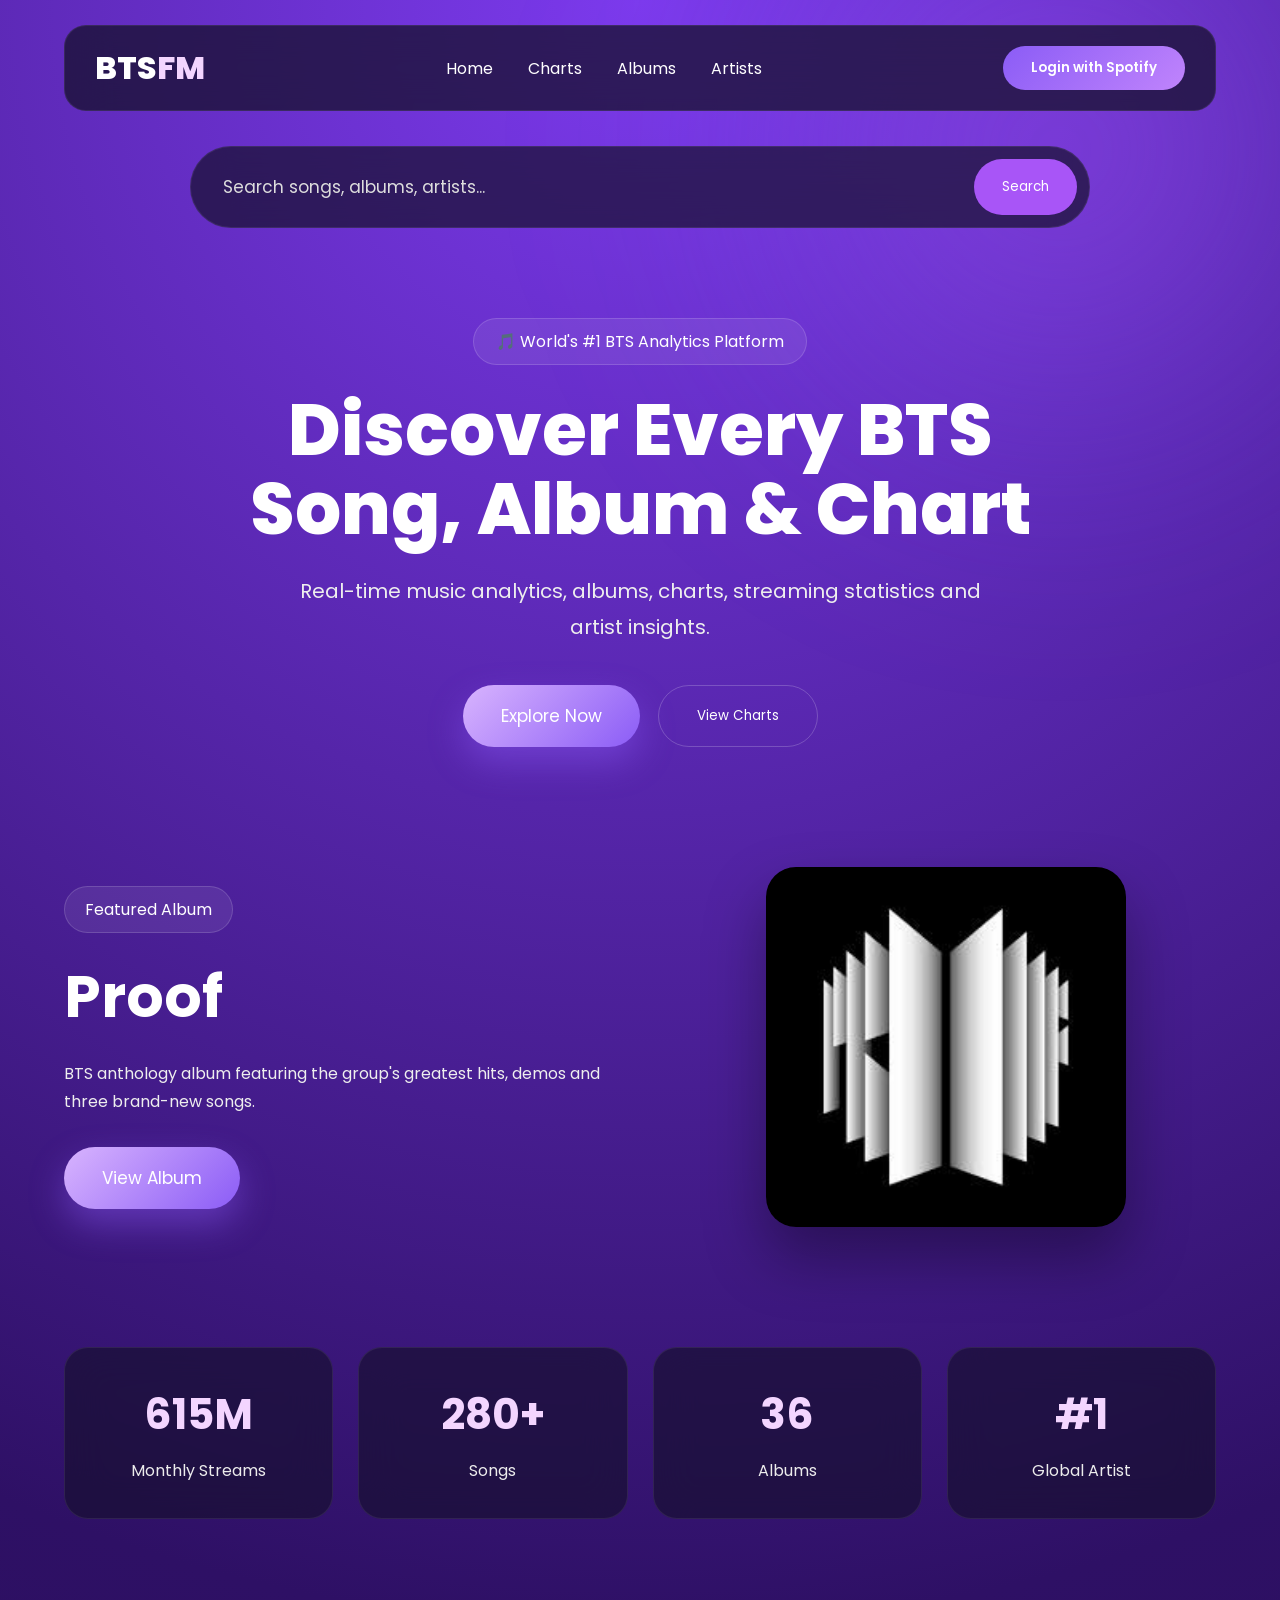
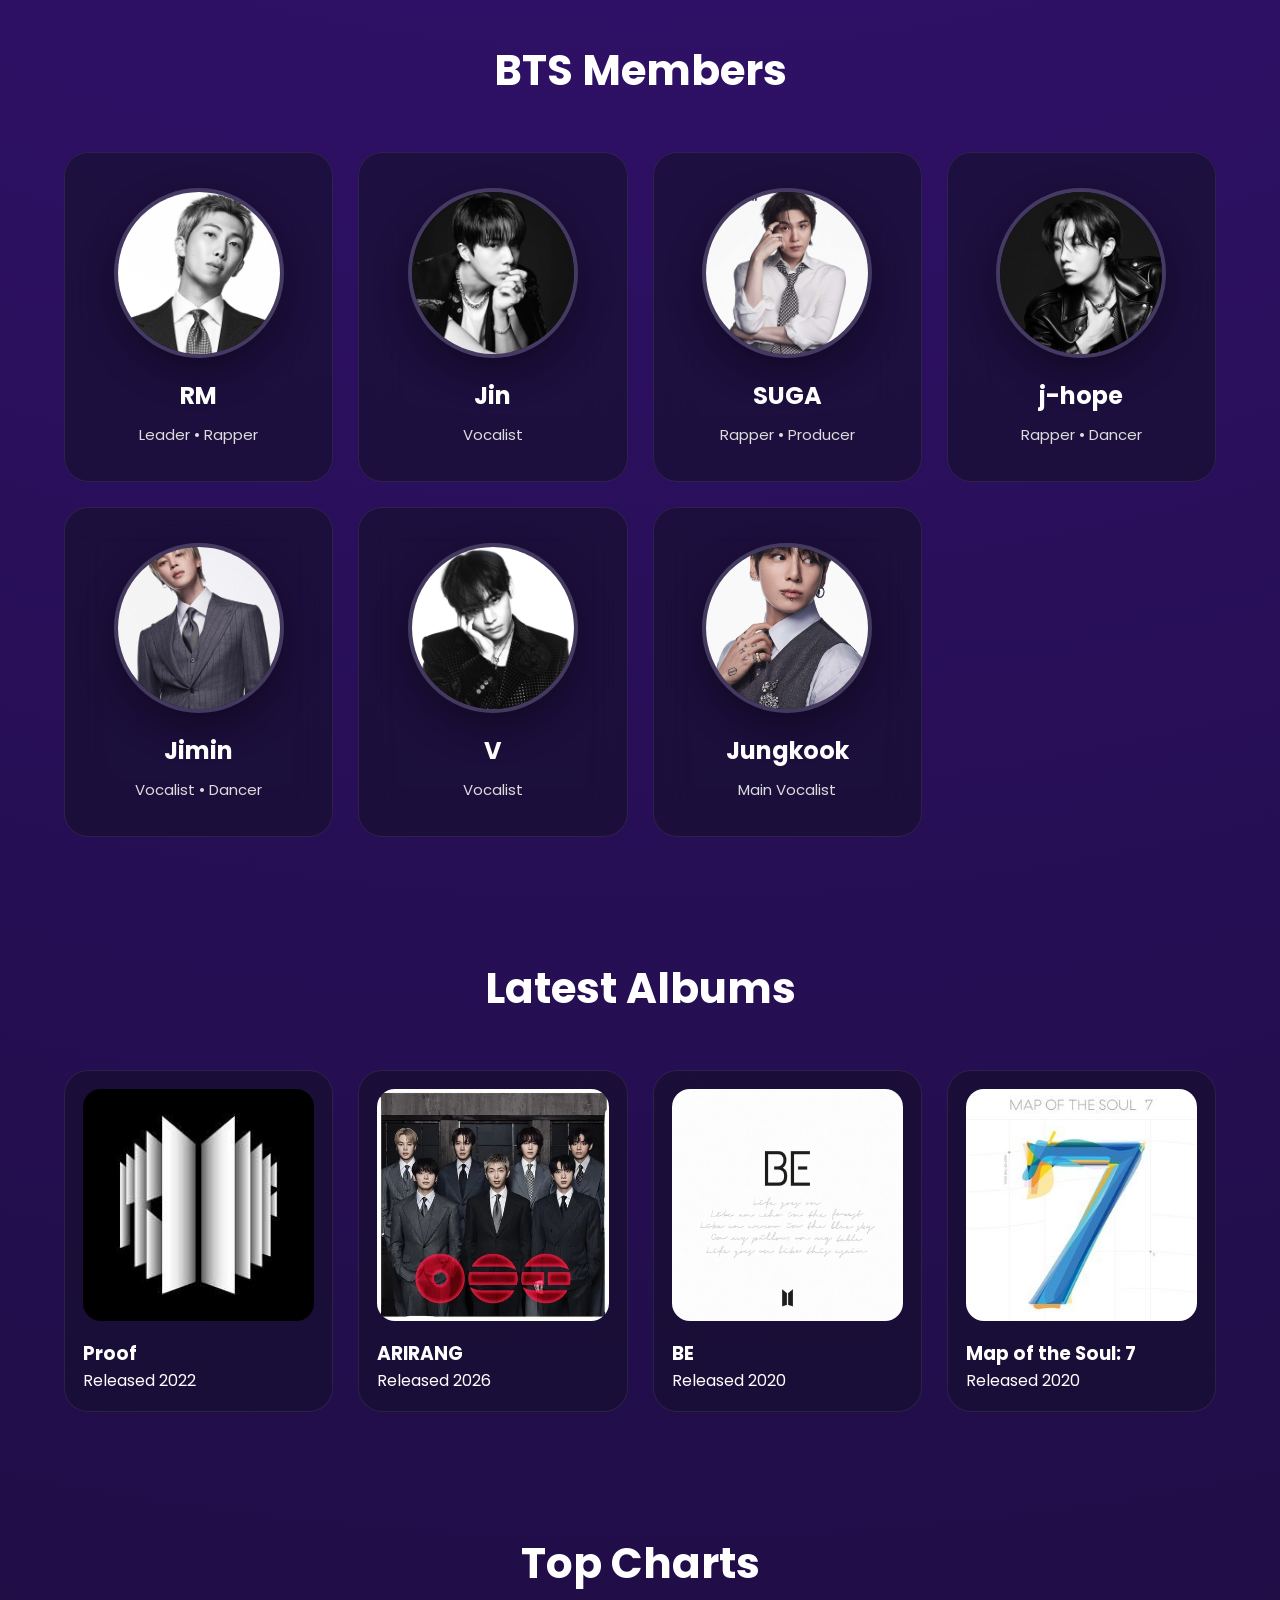
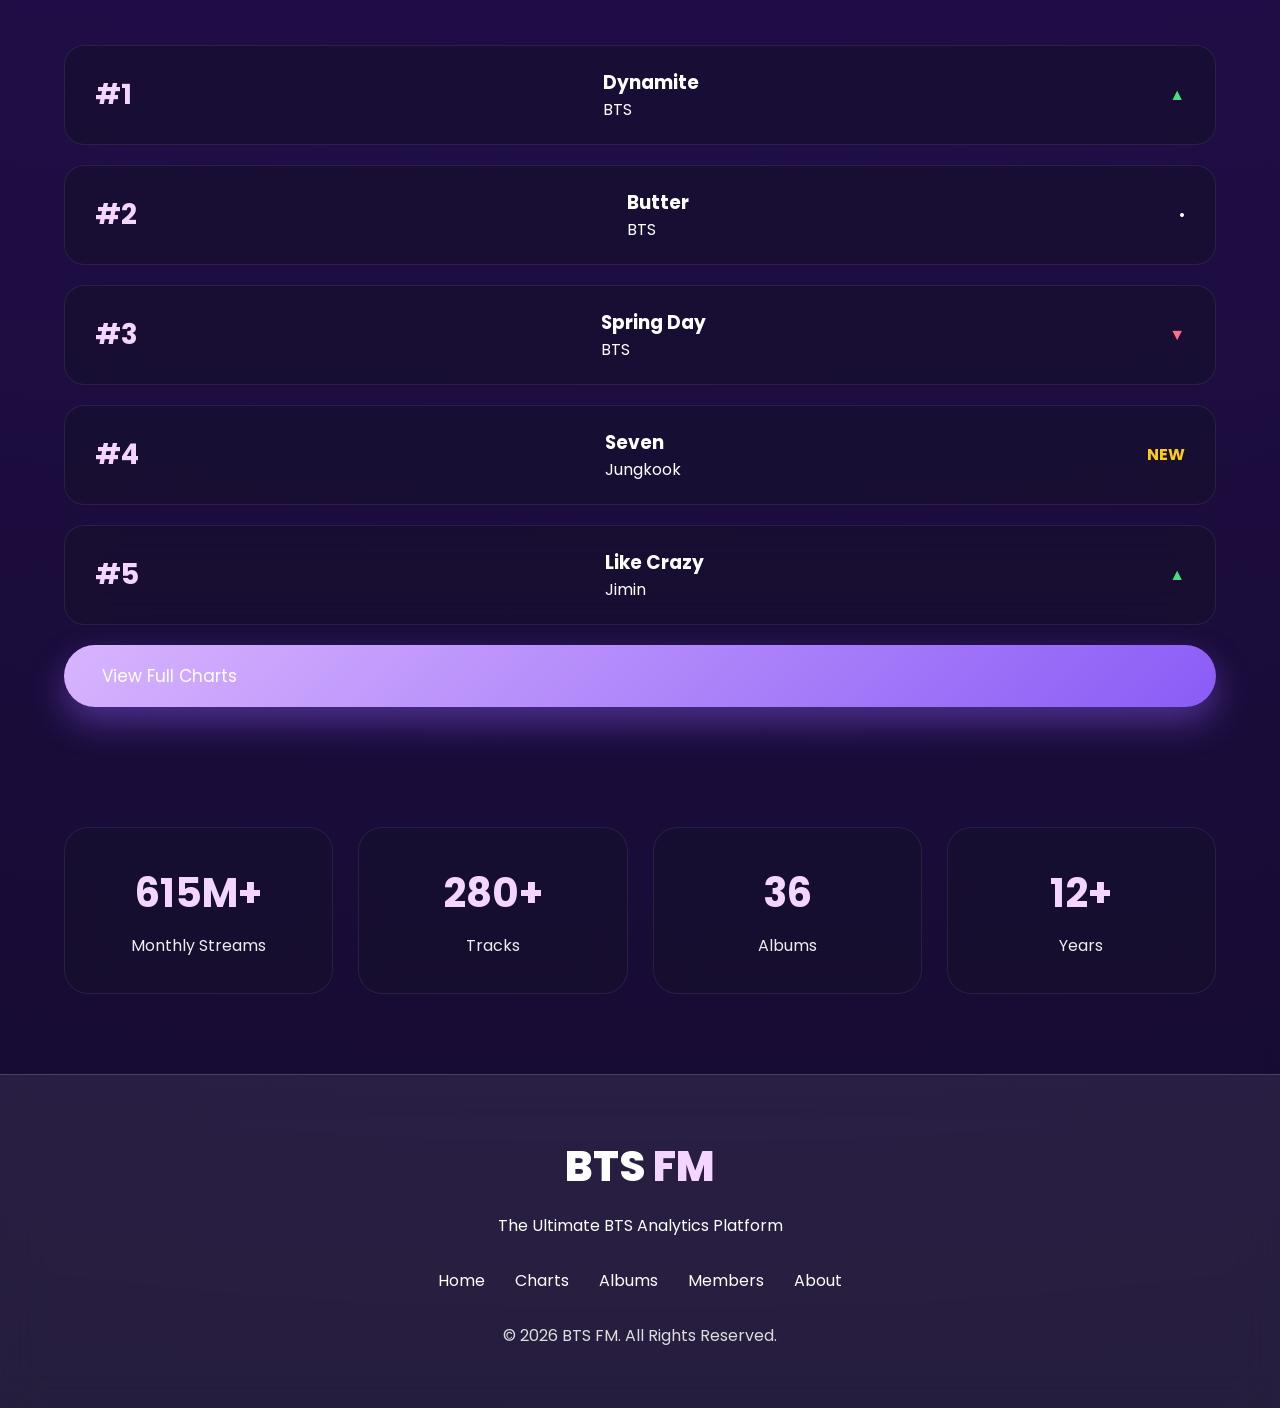
<file: index.html>
<!DOCTYPE html>
<html lang="en">

<head>

  <meta charset="UTF-8">
  <meta name="viewport" content="width=device-width, initial-scale=1.0">

  <title>BTS FM</title>

  <link rel="preconnect" href="https://fonts.googleapis.com">
  <link rel="preconnect" href="https://fonts.gstatic.com" crossorigin>

  <link href="https://fonts.googleapis.com/css2?family=Poppins:wght@300;400;500;600;700;800&display=swap" rel="stylesheet">

  <link rel="stylesheet" href="styles.css">

</head>

<body>
<div class="glow"></div>
<header class="navbar">

    <div class="logo">
        BTS<span>FM</span>
    </div>
 
<nav>

<a href="index.html">Home</a>

<a href="charts.html">Charts</a>

<a href="albums.html">Albums</a>

<a href="#members">Artists</a>

</nav>

 <button class="login-btn" id="loginBtn">
Login with Spotify
</button>

</header>
<section class="search-section">

<div class="search-box">

<input
type="text"
id="searchInput"
placeholder="Search songs, albums, artists...">

<button id="searchBtn">
Search
</button>

</div>

</section>
<section class="hero">

  <span class="badge">
    🎵 World's #1 BTS Analytics Platform
  </span>

  <h1>
    Discover Every BTS
    <br>
    Song, Album & Chart
  </h1>

  <p>
    Real-time music analytics, albums, charts,
    streaming statistics and artist insights.
  </p>

  <div class="hero-buttons">

    <button class="explore-btn">
      Explore Now
    </button>

    <button class="secondary-btn">
      View Charts
    </button>

  </div>

</section>
<section class="featured">

  <div class="featured-text">

    <span class="featured-tag">Featured Album</span>

    <h2>Proof</h2>

    <p>
      BTS anthology album featuring the group's greatest hits,
      demos and three brand-new songs.
    </p>

    <button class="explore-btn">
      View Album
    </button>

  </div>

  <div class="featured-cover">
<img src="proof.jpg" class="album-art" alt="Proof">
  </div>

</section>
<section class="stats">

  <div class="card">
    <h2>615M</h2>
    <p>Monthly Streams</p>
  </div>

  <div class="card">
    <h2>280+</h2>
    <p>Songs</p>
  </div>

  <div class="card">
    <h2>36</h2>
    <p>Albums</p>
  </div>

  <div class="card">
    <h2>#1</h2>
    <p>Global Artist</p>
  </div>

</section>

<section class="members" id="members">

<h2 class="section-title">BTS Members</h2>

<div class="member-grid">

<div class="member">
<img src="rm.jpg" class="member-img" alt="RM">
<h3>RM</h3>
<p>Leader • Rapper</p>
</div>

<div class="member">
<img src="jin.jpg" class="member-img" alt="Jin">
<h3>Jin</h3>
<p>Vocalist</p>
</div>

<div class="member">
<img src="suga.jpg" class="member-img" alt="SUGA">
<h3>SUGA</h3>
<p>Rapper • Producer</p>
</div>

<div class="member">
<img src="j-hope.jpg" class="member-img" alt="J-Hope">
<h3>j-hope</h3>
<p>Rapper • Dancer</p>
</div>

<div class="member">
<img src="jimin.jpg" class="member-img" alt="Jimin">
<h3>Jimin</h3>
<p>Vocalist • Dancer</p>
</div>

<div class="member">
<img src="v.jpg" class="member-img" alt="V">
<h3>V</h3>
<p>Vocalist</p>
</div>

<div class="member">
<img src="jungkook.jpg" class="member-img" alt="Jungkook">
<h3>Jungkook</h3>
<p>Main Vocalist</p>
</div>

</div>

</section>
<section class="albums">

<h2 class="section-title">Latest Albums</h2>

<div class="album-grid">

<div class="album-card">
<img class="album-cover" src="proof.jpg" alt="Proof">
<h3>Proof</h3>
<p>Released 2022</p>
</div>

<div class="album-card">
<img class="album-cover" src="arirang.jpg" alt="Arirang">
<h3>ARIRANG</h3>
<p>Released 2026</p>
</div>

<div class="album-card">
<img class="album-cover" src="be.jpg" alt="BE">
<h3>BE</h3>
<p>Released 2020</p>
</div>

<div class="album-card">
<img class="album-cover" src="mots7.jpg" alt="Map of the Soul 7">
<h3>Map of the Soul: 7</h3>
<p>Released 2020</p>
</div>

</div>

</section>
<section class="charts">

  <h2 class="section-title">Top Charts</h2>

  <div class="chart-list">

    <div class="chart-item">
      <span class="rank">#1</span>
      <div>
        <h3>Dynamite</h3>
        <p>BTS</p>
      </div>
      <span class="trend up">▲</span>
    </div>

    <div class="chart-item">
      <span class="rank">#2</span>
      <div>
        <h3>Butter</h3>
        <p>BTS</p>
      </div>
      <span class="trend same">•</span>
    </div>

    <div class="chart-item">
      <span class="rank">#3</span>
      <div>
        <h3>Spring Day</h3>
        <p>BTS</p>
      </div>
      <span class="trend down">▼</span>
    </div>

    <div class="chart-item">
      <span class="rank">#4</span>
      <div>
        <h3>Seven</h3>
        <p>Jungkook</p>
      </div>
      <span class="trend new">NEW</span>
    </div>
<div class="chart-item">
  <span class="rank">#5</span>
  <div>
    <h3>Like Crazy</h3>
    <p>Jimin</p>
  </div>
  <span class="trend up">▲</span>
</div>

<a href="charts.html" class="explore-btn">View Full Charts</a>
  </div>

</section>
<section class="footer-stats">

  <div class="footer-box">
    <h2>615M+</h2>
    <span>Monthly Streams</span>
  </div>

  <div class="footer-box">
    <h2>280+</h2>
    <span>Tracks</span>
  </div>

  <div class="footer-box">
    <h2>36</h2>
    <span>Albums</span>
  </div>

  <div class="footer-box">
    <h2>12+</h2>
    <span>Years</span>
  </div>

</section>

<footer>

<div class="footer-logo">

BTS <span>FM</span>

</div>

<p>

The Ultimate BTS Analytics Platform

</p>

<div class="footer-links">

<a href="#">Home</a>

<a href="charts.html">Charts</a>

<a href="albums.html">Albums</a>

<a href="#">Members</a>

<a href="#">About</a>

</div>

<p class="copyright">

© 2026 BTS FM. All Rights Reserved.

</p>

</footer>

<script src="spotify-auth.js"></script>
<script src="spotify-api.js"></script>
<script src="script.js"></script>

</body>

</html>
</file>
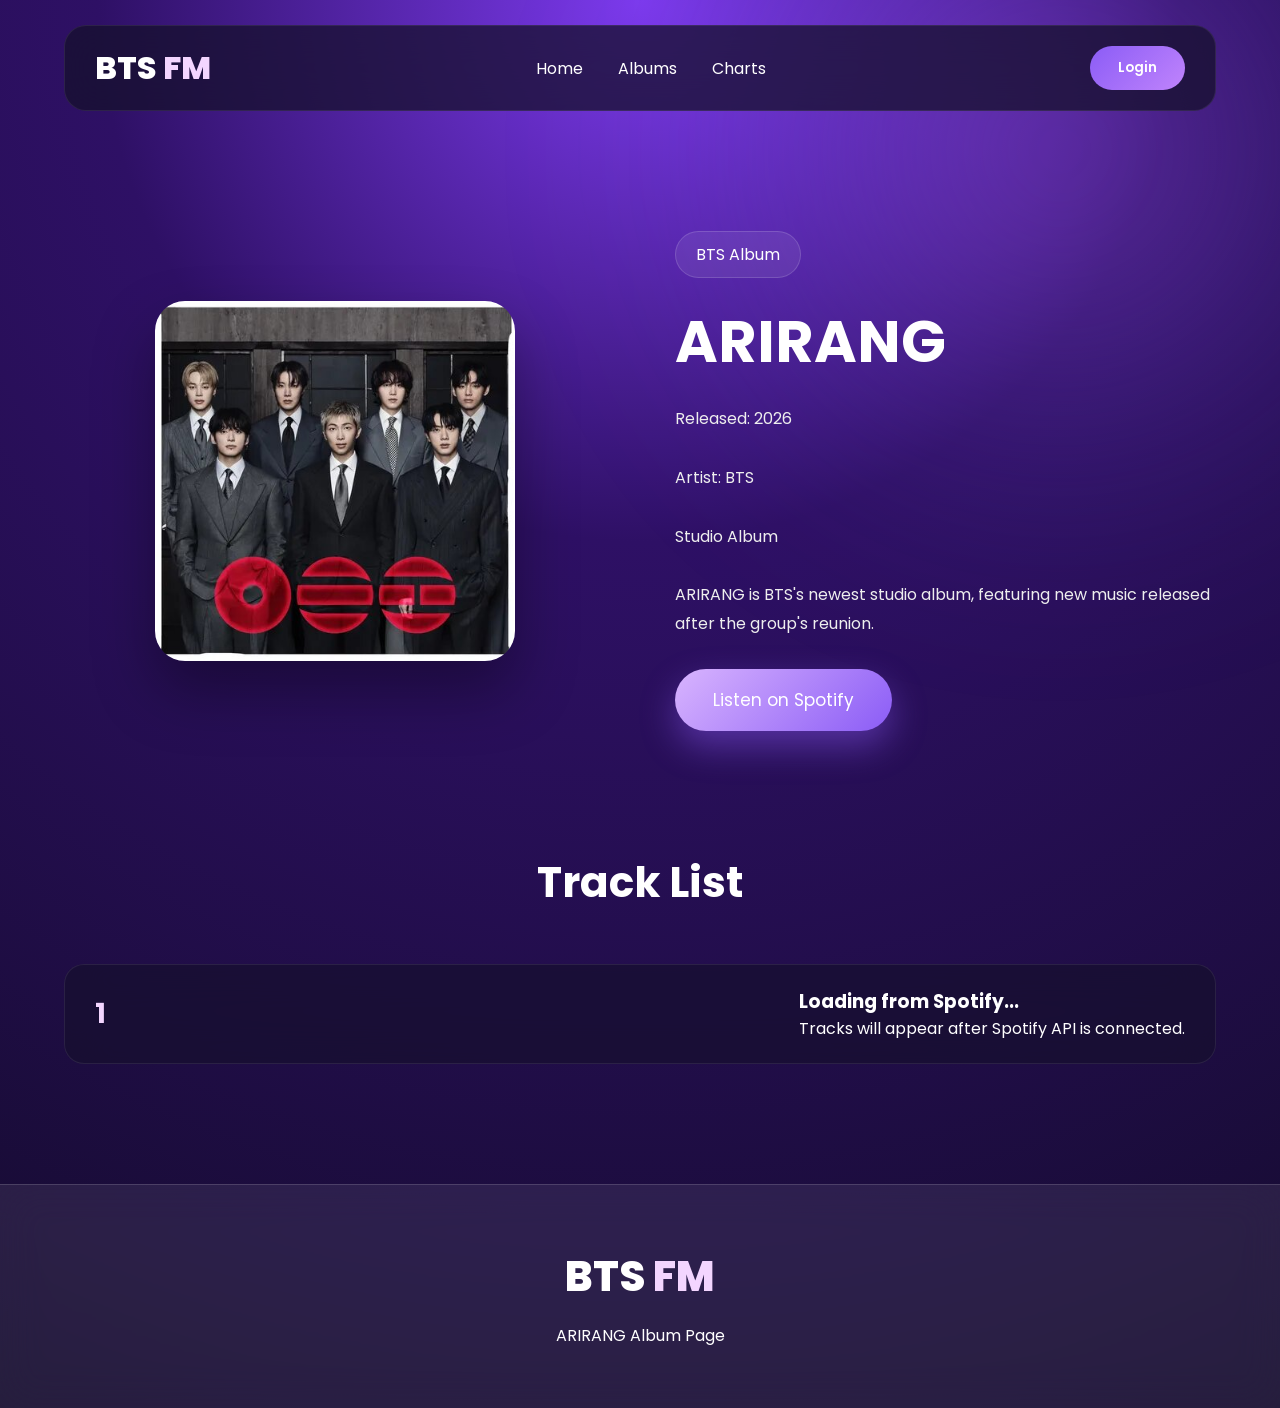
<file: album-arirang.html>
<!DOCTYPE html>
<html lang="en">

<head>

<meta charset="UTF-8">
<meta name="viewport" content="width=device-width, initial-scale=1.0">

<title>ARIRANG | BTS FM</title>

<link rel="preconnect" href="https://fonts.googleapis.com">
<link rel="preconnect" href="https://fonts.gstatic.com" crossorigin>

<link href="https://fonts.googleapis.com/css2?family=Poppins:wght@300;400;500;600;700;800&display=swap" rel="stylesheet">

<link rel="stylesheet" href="styles.css">

</head>

<body>

<div class="glow"></div>

<header class="navbar">

<div class="logo">
BTS <span>FM</span>
</div>

<nav>

<a href="index.html">Home</a>
<a href="albums.html">Albums</a>
<a href="charts.html">Charts</a>

</nav>

<button class="login-btn">
Login
</button>

</header>

<section class="featured">

<div class="featured-cover">

<img src="arirang.jpg" class="album-art" alt="ARIRANG">

</div>

<div class="featured-text">

<span class="featured-tag">
BTS Album
</span>

<h2>ARIRANG</h2>

<p>
Released: 2026
</p>

<p>
Artist: BTS
</p>

<p>
Studio Album
</p>

<p>
ARIRANG is BTS's newest studio album, featuring new music released after the group's reunion.
</p>

<button class="explore-btn" id="spotifyBtn">
Listen on Spotify
</button>

</div>

</section>

<section class="charts">

<h2 class="section-title">

Track List

</h2>

<div class="chart-list">

<div class="chart-item">
<span class="rank">1</span>
<div>
<h3>Loading from Spotify...</h3>
<p>Tracks will appear after Spotify API is connected.</p>
</div>
</div>

</div>

</section>

<footer>

<div class="footer-logo">
BTS <span>FM</span>
</div>

<p>
ARIRANG Album Page
</p>

</footer>

</body>

</html>
</file>
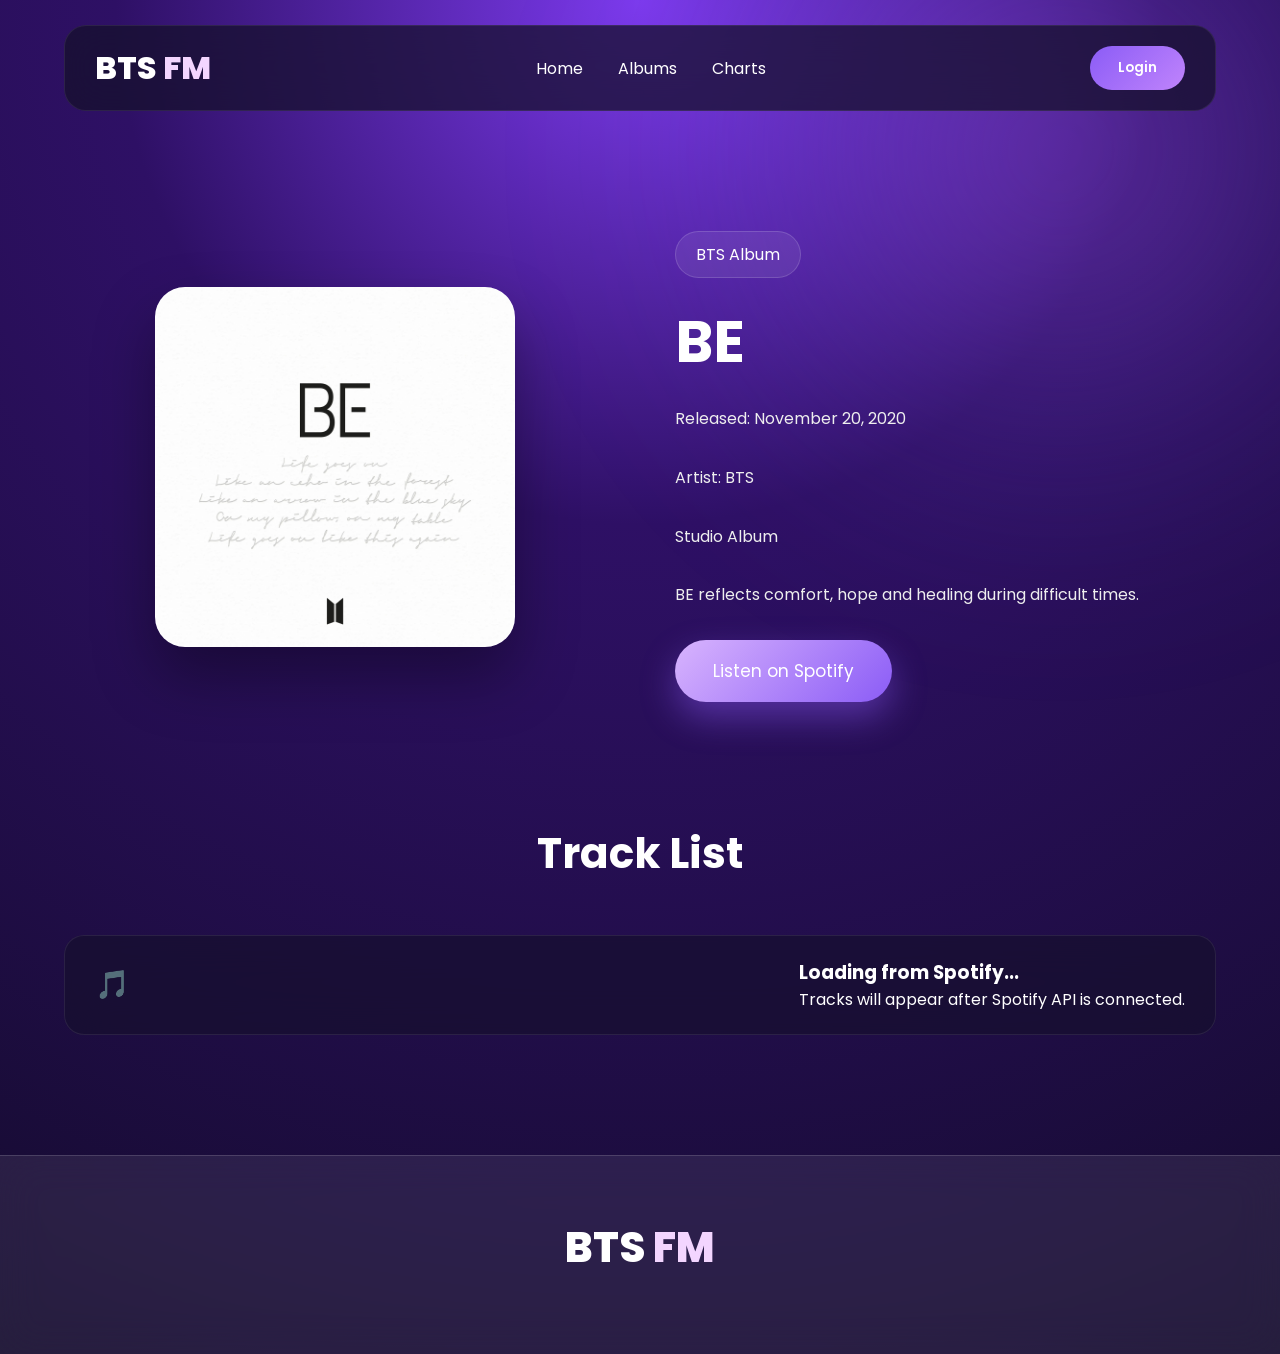
<file: album-be.html>
<!DOCTYPE html>
<html lang="en">
<head>

<meta charset="UTF-8">
<meta name="viewport" content="width=device-width, initial-scale=1.0">

<title>BE | BTS FM</title>

<link rel="preconnect" href="https://fonts.googleapis.com">
<link rel="preconnect" href="https://fonts.gstatic.com" crossorigin>

<link href="https://fonts.googleapis.com/css2?family=Poppins:wght@300;400;500;600;700;800&display=swap" rel="stylesheet">

<link rel="stylesheet" href="styles.css">

</head>

<body>

<div class="glow"></div>

<header class="navbar">

<div class="logo">
BTS <span>FM</span>
</div>

<nav>

<a href="index.html">Home</a>
<a href="albums.html">Albums</a>
<a href="charts.html">Charts</a>

</nav>

<button class="login-btn">
Login
</button>

</header>

<section class="featured">

<div class="featured-cover">

<img src="be.jpg" class="album-art" alt="BE">

</div>

<div class="featured-text">

<span class="featured-tag">BTS Album</span>

<h2>BE</h2>

<p>Released: November 20, 2020</p>

<p>Artist: BTS</p>

<p>Studio Album</p>

<p>BE reflects comfort, hope and healing during difficult times.</p>

<button class="explore-btn" id="spotifyBtn">
Listen on Spotify
</button>

</div>

</section>

<section class="charts">

<h2 class="section-title">Track List</h2>

<div class="chart-list">

<div class="chart-item">

<span class="rank">🎵</span>

<div>

<h3>Loading from Spotify...</h3>

<p>Tracks will appear after Spotify API is connected.</p>

</div>

</div>

</div>

</section>

<footer>

<div class="footer-logo">

BTS <span>FM</span>

</div>

</footer>

</body>

</html>
</file>
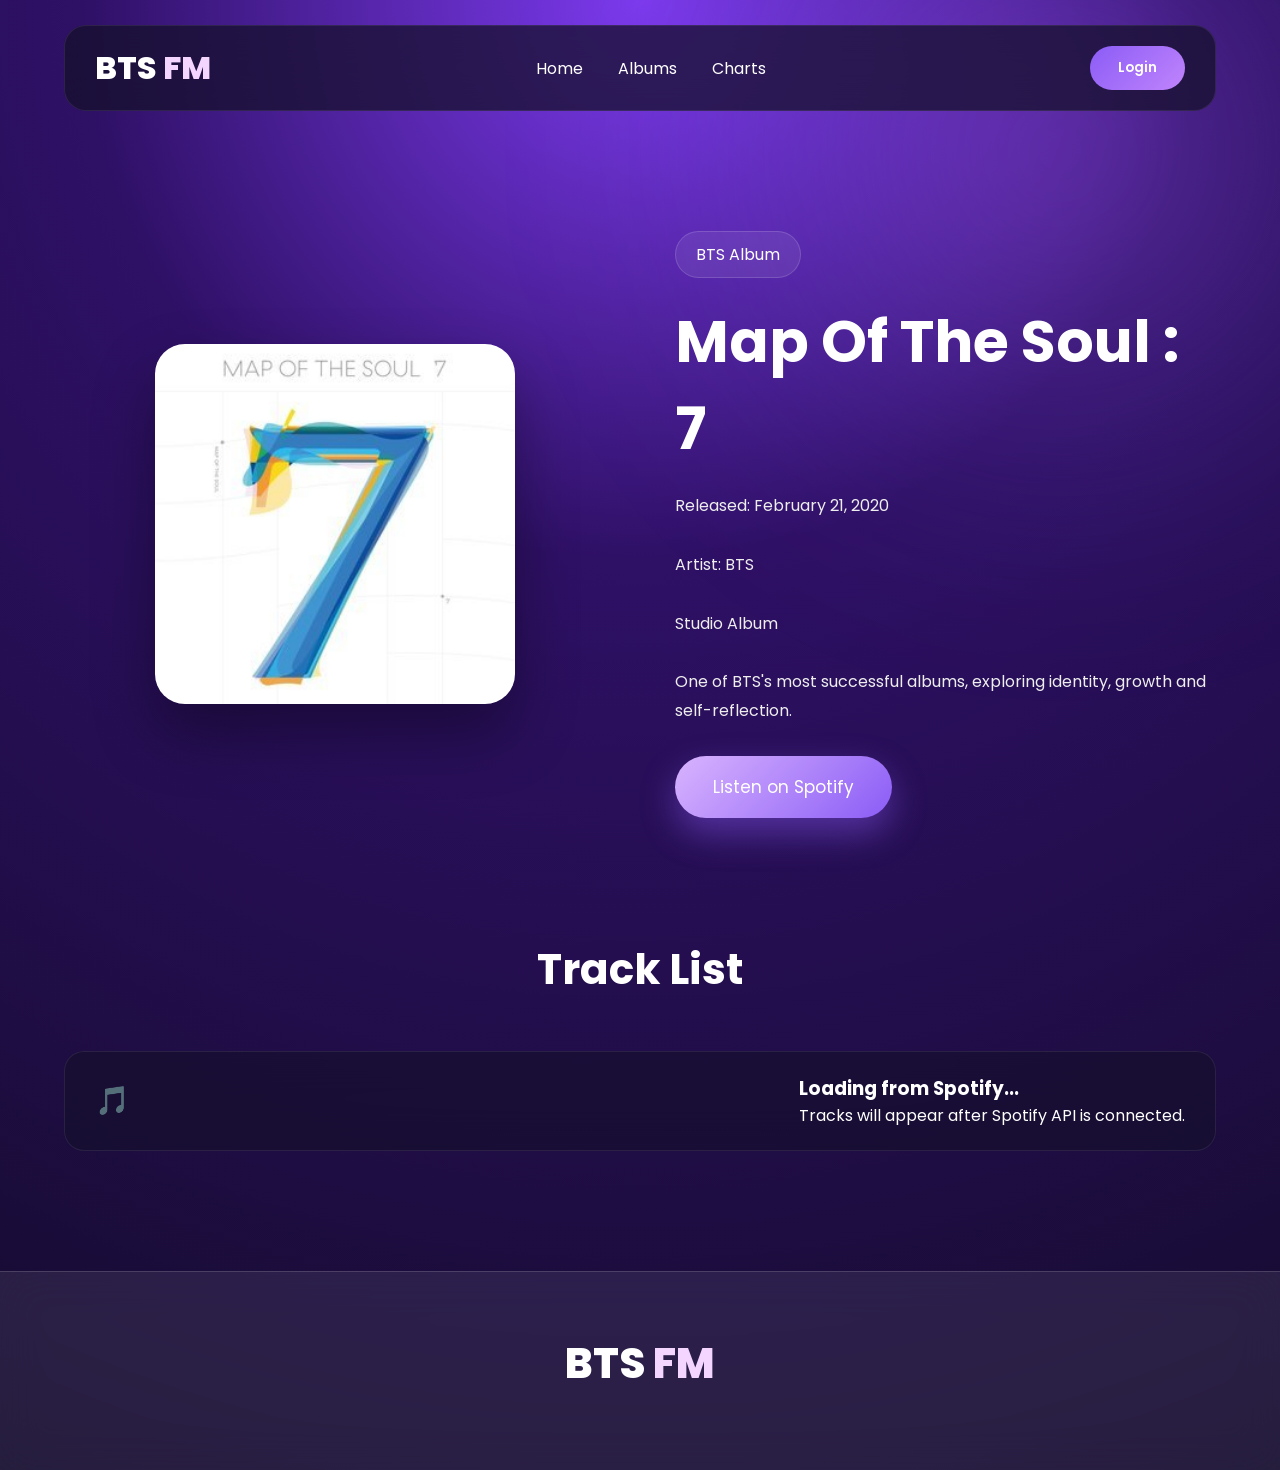
<file: album-mots7.html>
<!DOCTYPE html>
<html lang="en">
<head>

<meta charset="UTF-8">
<meta name="viewport" content="width=device-width, initial-scale=1.0">

<title>Map Of The Soul : 7 | BTS FM</title>

<link rel="preconnect" href="https://fonts.googleapis.com">
<link rel="preconnect" href="https://fonts.gstatic.com" crossorigin>

<link href="https://fonts.googleapis.com/css2?family=Poppins:wght@300;400;500;600;700;800&display=swap" rel="stylesheet">

<link rel="stylesheet" href="styles.css">

</head>

<body>

<div class="glow"></div>

<header class="navbar">

<div class="logo">
BTS <span>FM</span>
</div>

<nav>

<a href="index.html">Home</a>
<a href="albums.html">Albums</a>
<a href="charts.html">Charts</a>

</nav>

<button class="login-btn">
Login
</button>

</header>

<section class="featured">

<div class="featured-cover">

<img src="mots7.jpg" class="album-art" alt="Map Of The Soul : 7">

</div>

<div class="featured-text">

<span class="featured-tag">BTS Album</span>

<h2>Map Of The Soul : 7</h2>

<p>Released: February 21, 2020</p>

<p>Artist: BTS</p>

<p>Studio Album</p>

<p>One of BTS's most successful albums, exploring identity, growth and self-reflection.</p>

<button class="explore-btn" id="spotifyBtn">
Listen on Spotify
</button>

</div>

</section>

<section class="charts">

<h2 class="section-title">Track List</h2>

<div class="chart-list">

<div class="chart-item">

<span class="rank">🎵</span>

<div>

<h3>Loading from Spotify...</h3>

<p>Tracks will appear after Spotify API is connected.</p>

</div>

</div>

</div>

</section>

<footer>

<div class="footer-logo">

BTS <span>FM</span>

</div>

</footer>

</body>

</html>
</file>
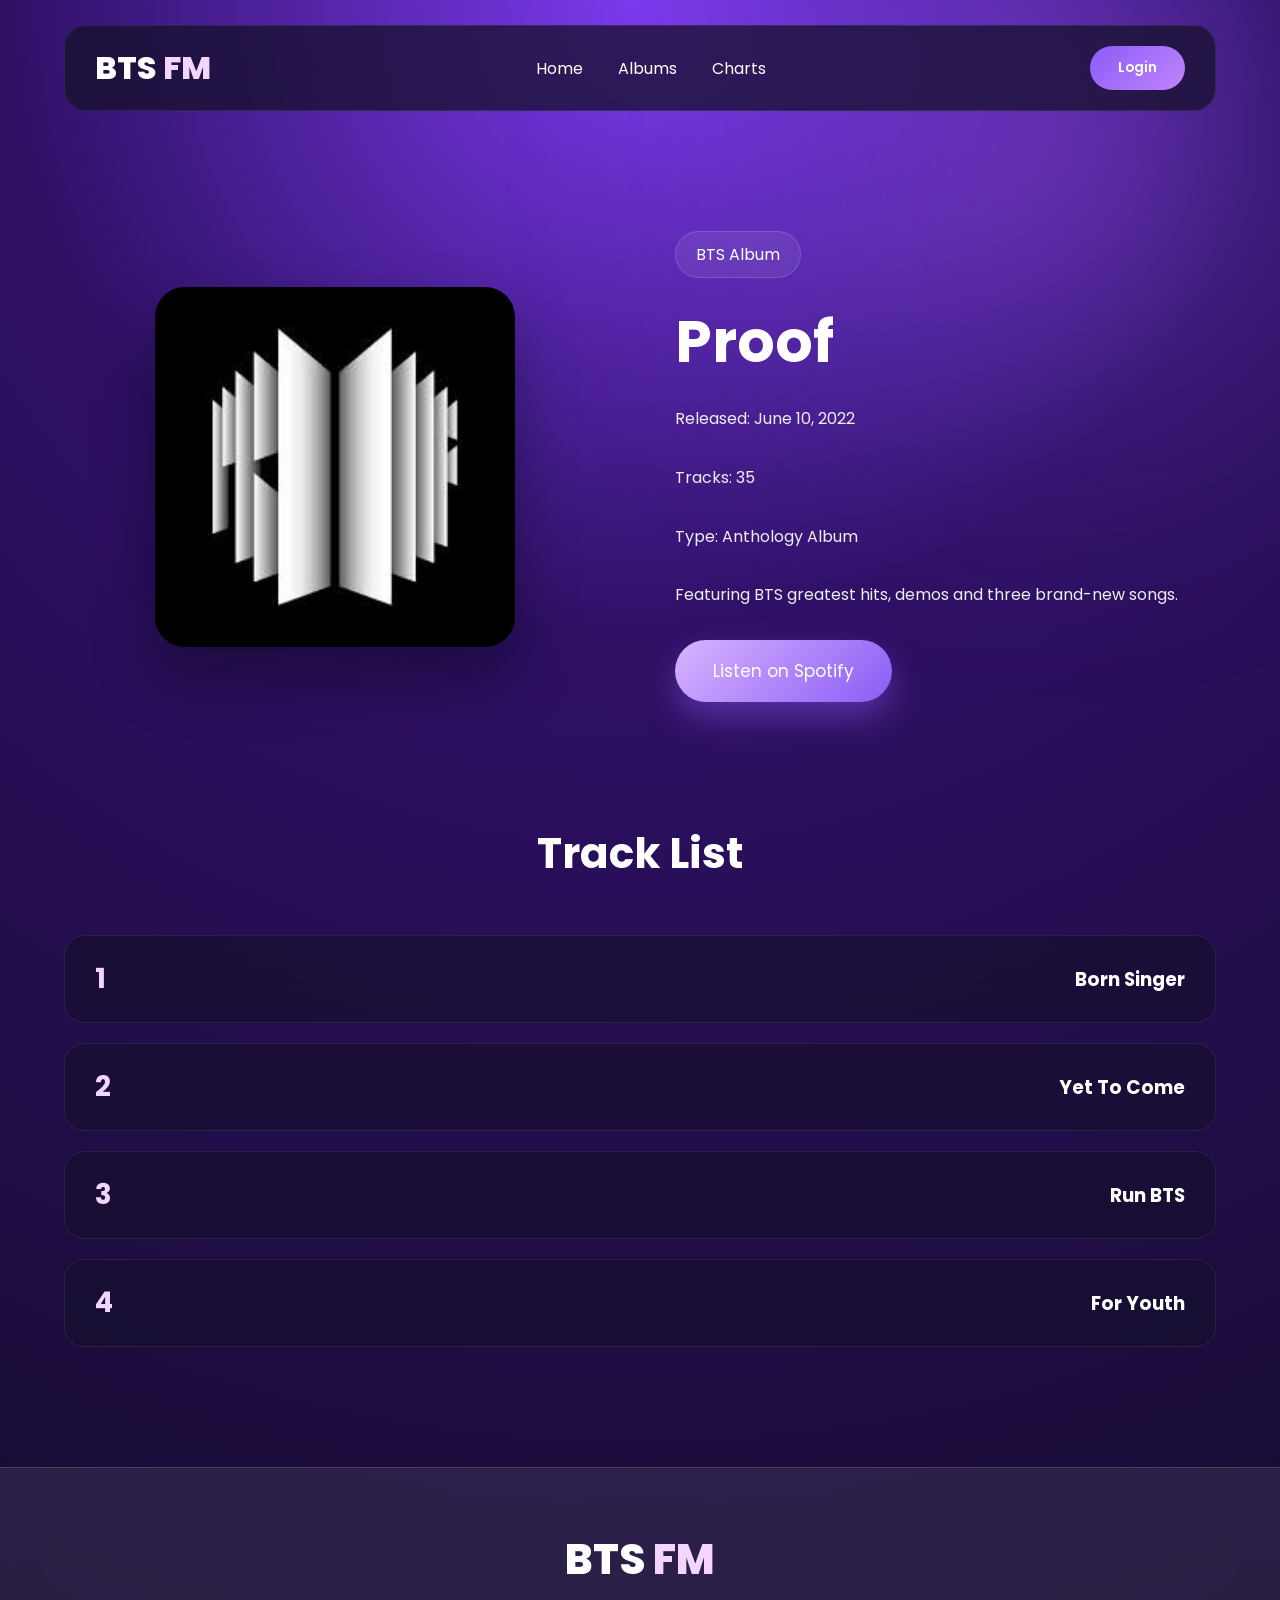
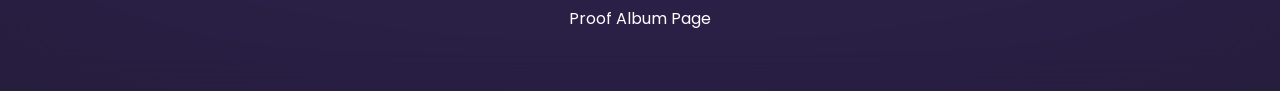
<file: album-proof.html>
<!DOCTYPE html>
<html lang="en">

<head>

<meta charset="UTF-8">
<meta name="viewport" content="width=device-width, initial-scale=1.0">

<title>Proof | BTS FM</title>

<link rel="preconnect" href="https://fonts.googleapis.com">
<link rel="preconnect" href="https://fonts.gstatic.com" crossorigin>

<link href="https://fonts.googleapis.com/css2?family=Poppins:wght@300;400;500;600;700;800&display=swap" rel="stylesheet">

<link rel="stylesheet" href="styles.css">

</head>

<body>

<div class="glow"></div>

<header class="navbar">

<div class="logo">
BTS <span>FM</span>
</div>

<nav>

<a href="index.html">Home</a>
<a href="albums.html">Albums</a>
<a href="charts.html">Charts</a>

</nav>

<button class="login-btn">
Login
</button>

</header>

<section class="featured">

<div class="featured-cover">

<img src="proof.jpg" class="album-art">

</div>

<div class="featured-text">

<span class="featured-tag">
BTS Album
</span>

<h2>Proof</h2>

<p>

Released: June 10, 2022

</p>

<p>

Tracks: 35

</p>

<p>

Type: Anthology Album

</p>

<p>

Featuring BTS greatest hits, demos and three brand-new songs.

</p>

<button class="explore-btn" id="spotifyBtn">
Listen on Spotify
</button>

</div>

</section>

<section class="charts">

<h2 class="section-title">

Track List

</h2>

<div class="chart-list">

<div class="chart-item">
<span class="rank">1</span>
<div><h3>Born Singer</h3></div>
</div>

<div class="chart-item">
<span class="rank">2</span>
<div><h3>Yet To Come</h3></div>
</div>

<div class="chart-item">
<span class="rank">3</span>
<div><h3>Run BTS</h3></div>
</div>

<div class="chart-item">
<span class="rank">4</span>
<div><h3>For Youth</h3></div>
</div>

</div>

</section>

<footer>

<div class="footer-logo">

BTS <span>FM</span>

</div>

<p>

Proof Album Page

</p>

</footer>

</body>

</html>
</file>
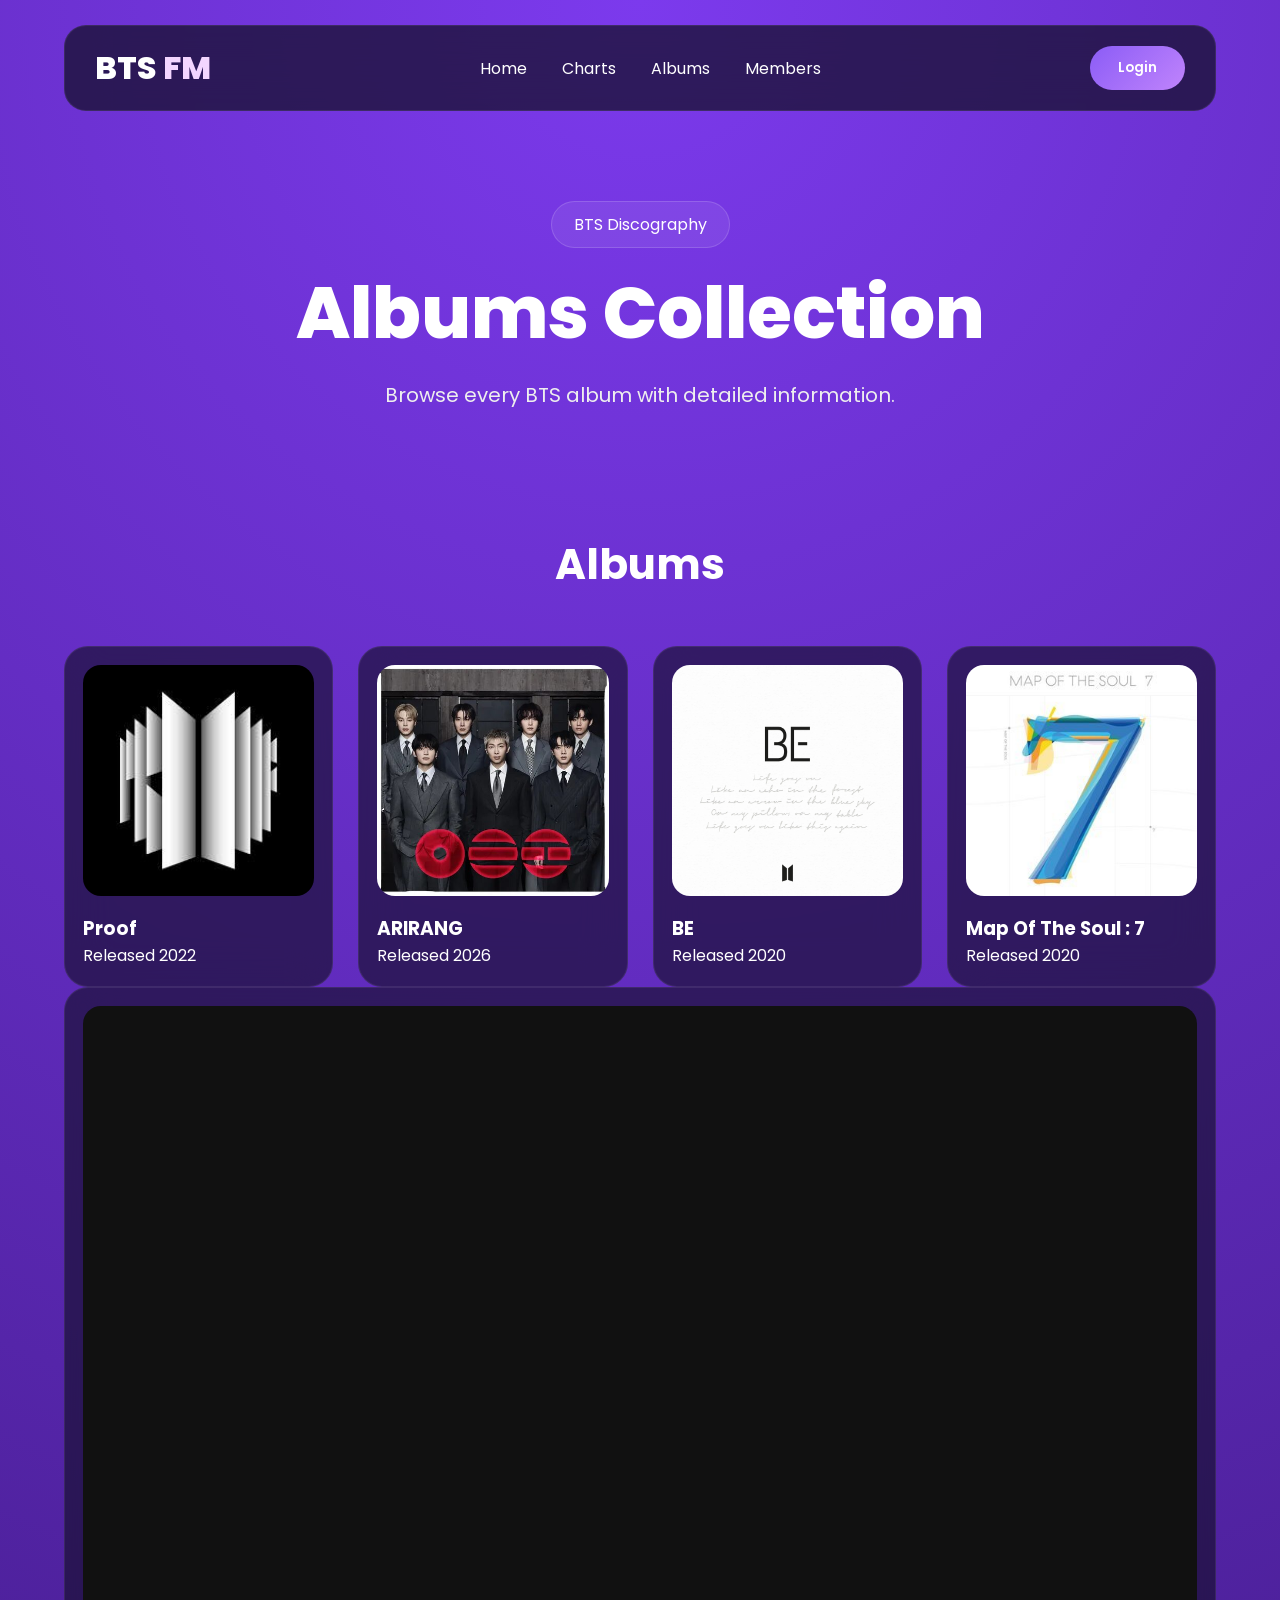
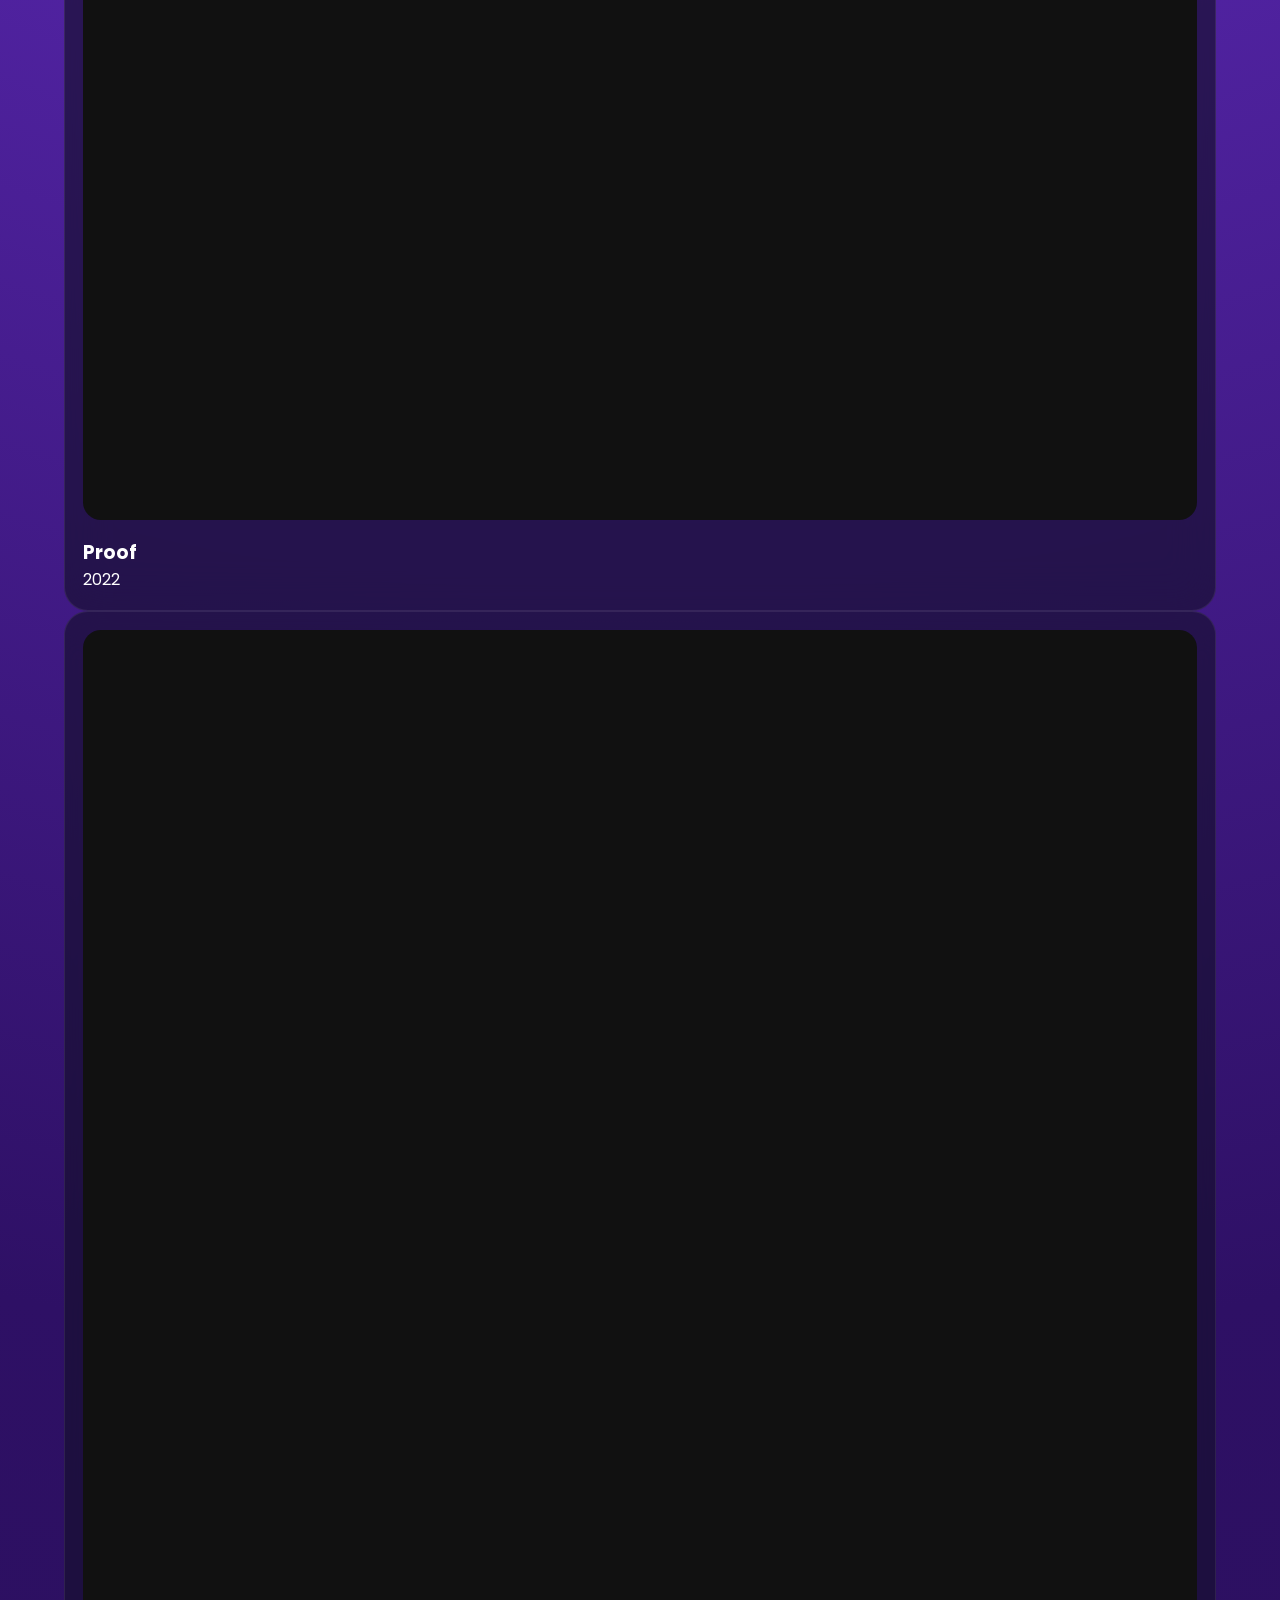
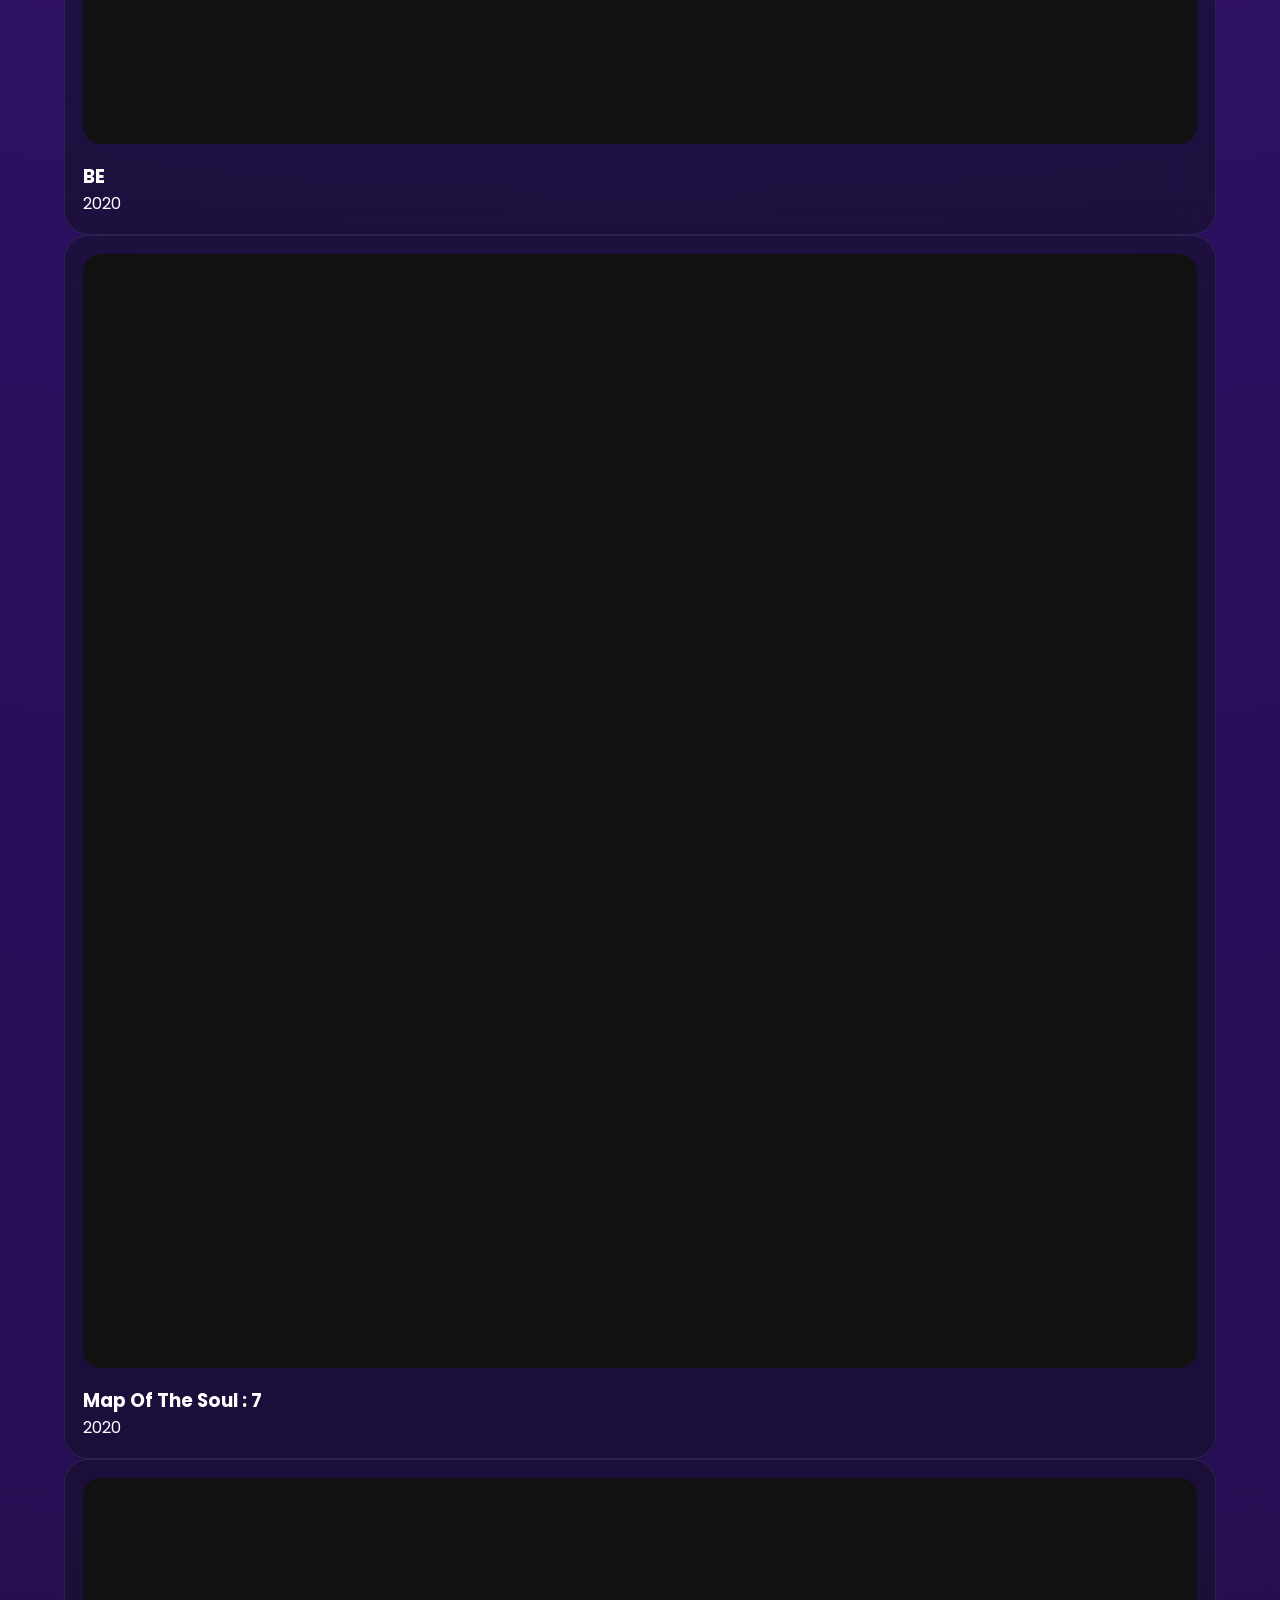
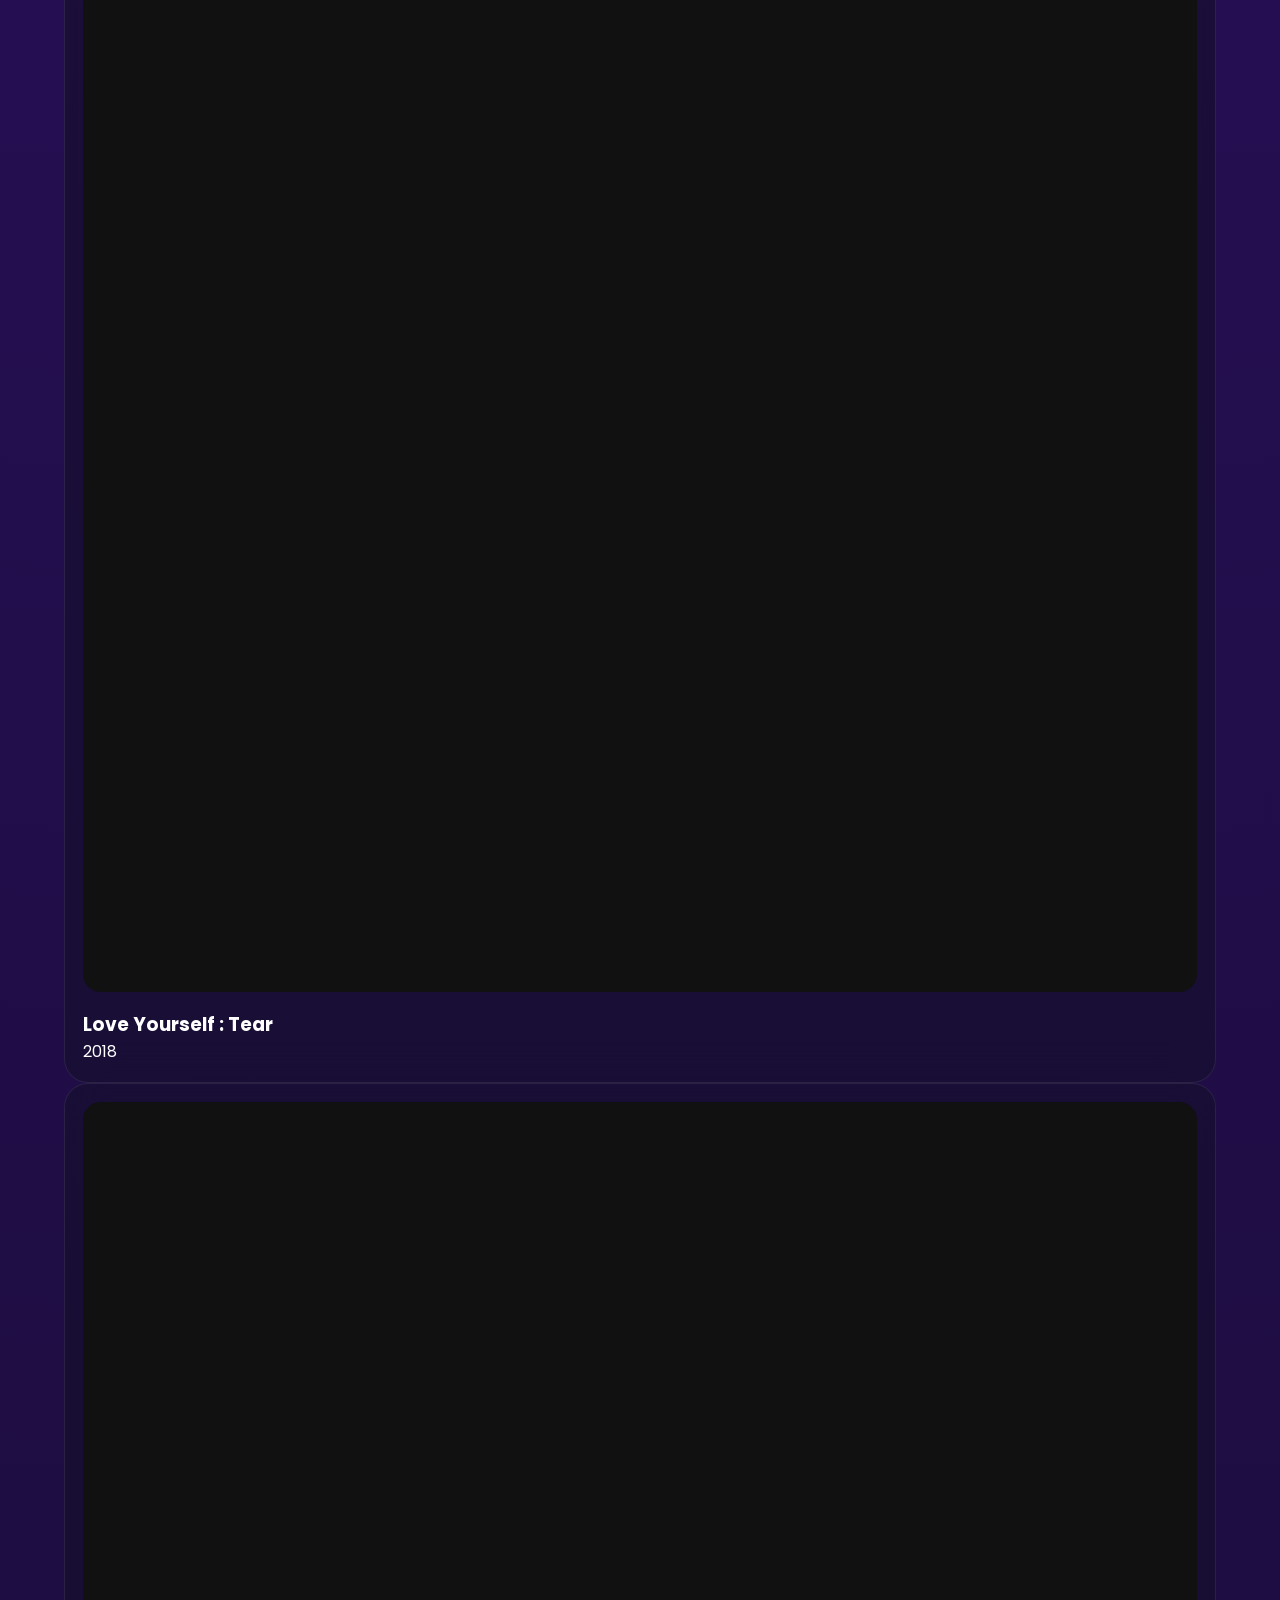
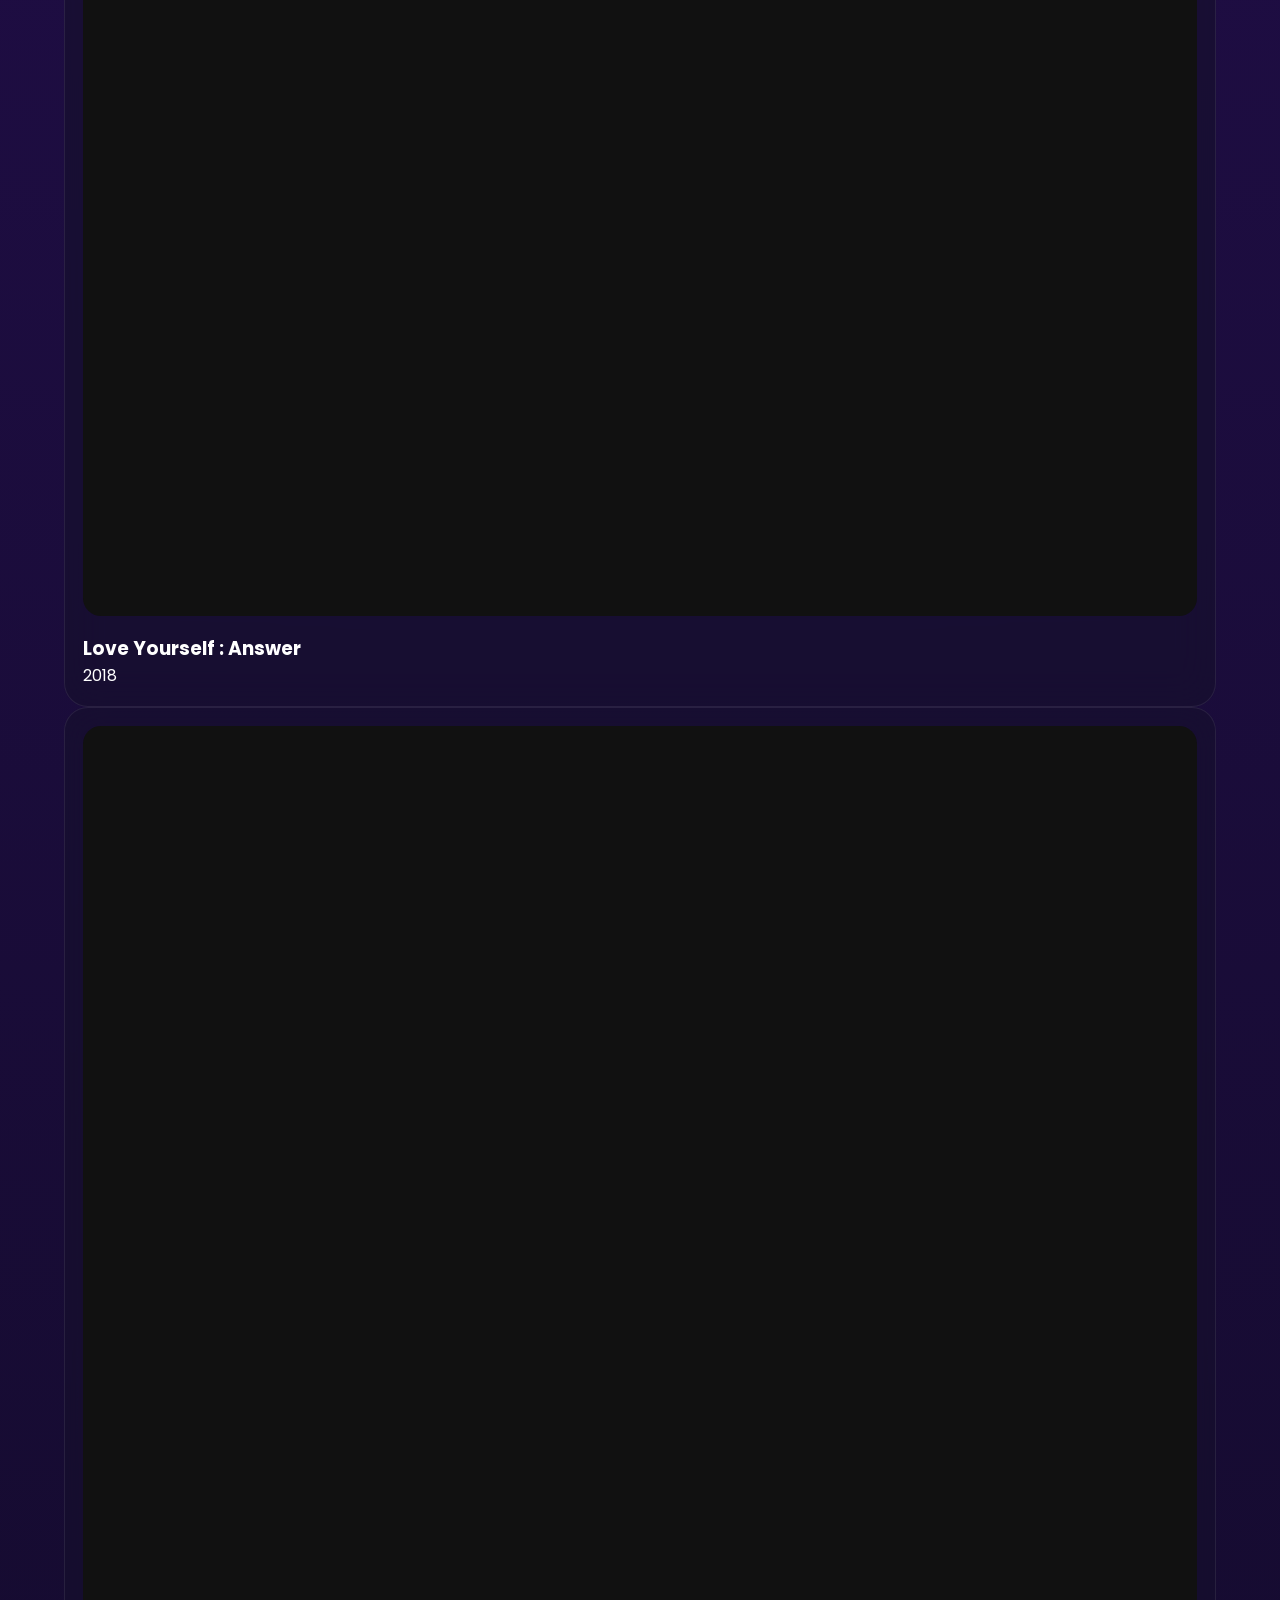
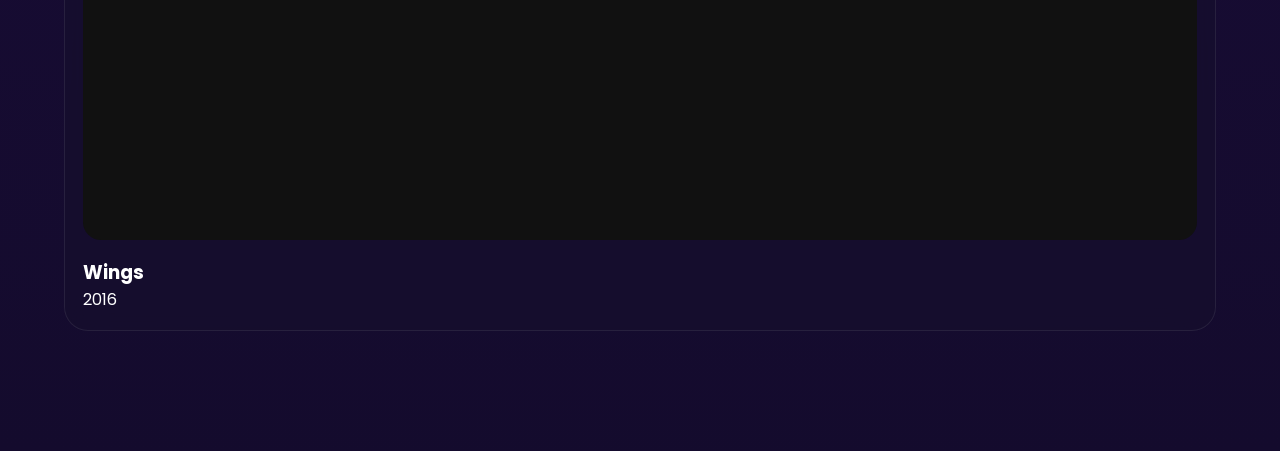
<file: albums.html>
<!DOCTYPE html>
<html lang="en">

<head>

<meta charset="UTF-8">

<meta name="viewport" content="width=device-width, initial-scale=1.0">

<title>BTS FM | Albums</title>

<link rel="preconnect" href="https://fonts.googleapis.com">

<link rel="preconnect" href="https://fonts.gstatic.com" crossorigin>

<link href="https://fonts.googleapis.com/css2?family=Poppins:wght@300;400;500;600;700;800&display=swap" rel="stylesheet">

<link rel="stylesheet" href="styles.css">

</head>

<body>

<header class="navbar">

<div class="logo">

BTS <span>FM</span>

</div>

<nav>

<a href="index.html">Home</a>

<a href="charts.html">Charts</a>

<a href="albums.html">Albums</a>

<a href="#">Members</a>

</nav>

<button class="login-btn">

Login

</button>

</header>

<section class="hero">

<span class="badge">

BTS Discography

</span>

<h1>

Albums Collection

</h1>

<p>

Browse every BTS album with detailed information.

</p>

</section>

<section class="albums">

<h2 class="section-title">

Albums

</h2>

<div class="album-grid">

<a href="album-proof.html" class="album-card">

<img class="album-cover" src="proof.jpg" alt="Proof">

<h3>Proof</h3>

<p>Released 2022</p>

</a>

<a href="album-arirang.html" class="album-card">

<img class="album-cover" src="arirang.jpg" alt="ARIRANG">

<h3>ARIRANG</h3>

<p>Released 2026</p>

</a>

<a href="album-be.html" class="album-card">

<img class="album-cover" src="be.jpg" alt="BE">

<h3>BE</h3>

<p>Released 2020</p>

</a>

<a href="album-mots7.html" class="album-card">

<img class="album-cover" src="mots7.jpg" alt="Map Of The Soul : 7">

<h3>Map Of The Soul : 7</h3>

<p>Released 2020</p>

</a>

</div>
<div class="album-card">

<div class="album-cover"></div>

<h3>Proof</h3>

<p>2022</p>

</div>

<div class="album-card">

<div class="album-cover"></div>

<h3>BE</h3>

<p>2020</p>

</div>

<div class="album-card">

<div class="album-cover"></div>

<h3>Map Of The Soul : 7</h3>

<p>2020</p>

</div>

<div class="album-card">

<div class="album-cover"></div>

<h3>Love Yourself : Tear</h3>

<p>2018</p>

</div>

<div class="album-card">

<div class="album-cover"></div>

<h3>Love Yourself : Answer</h3>

<p>2018</p>

</div>

<div class="album-card">

<div class="album-cover"></div>

<h3>Wings</h3>

<p>2016</p>

</div>

</div>

</section>

<script src="script.js"></script>

</body>

</html>
</file>
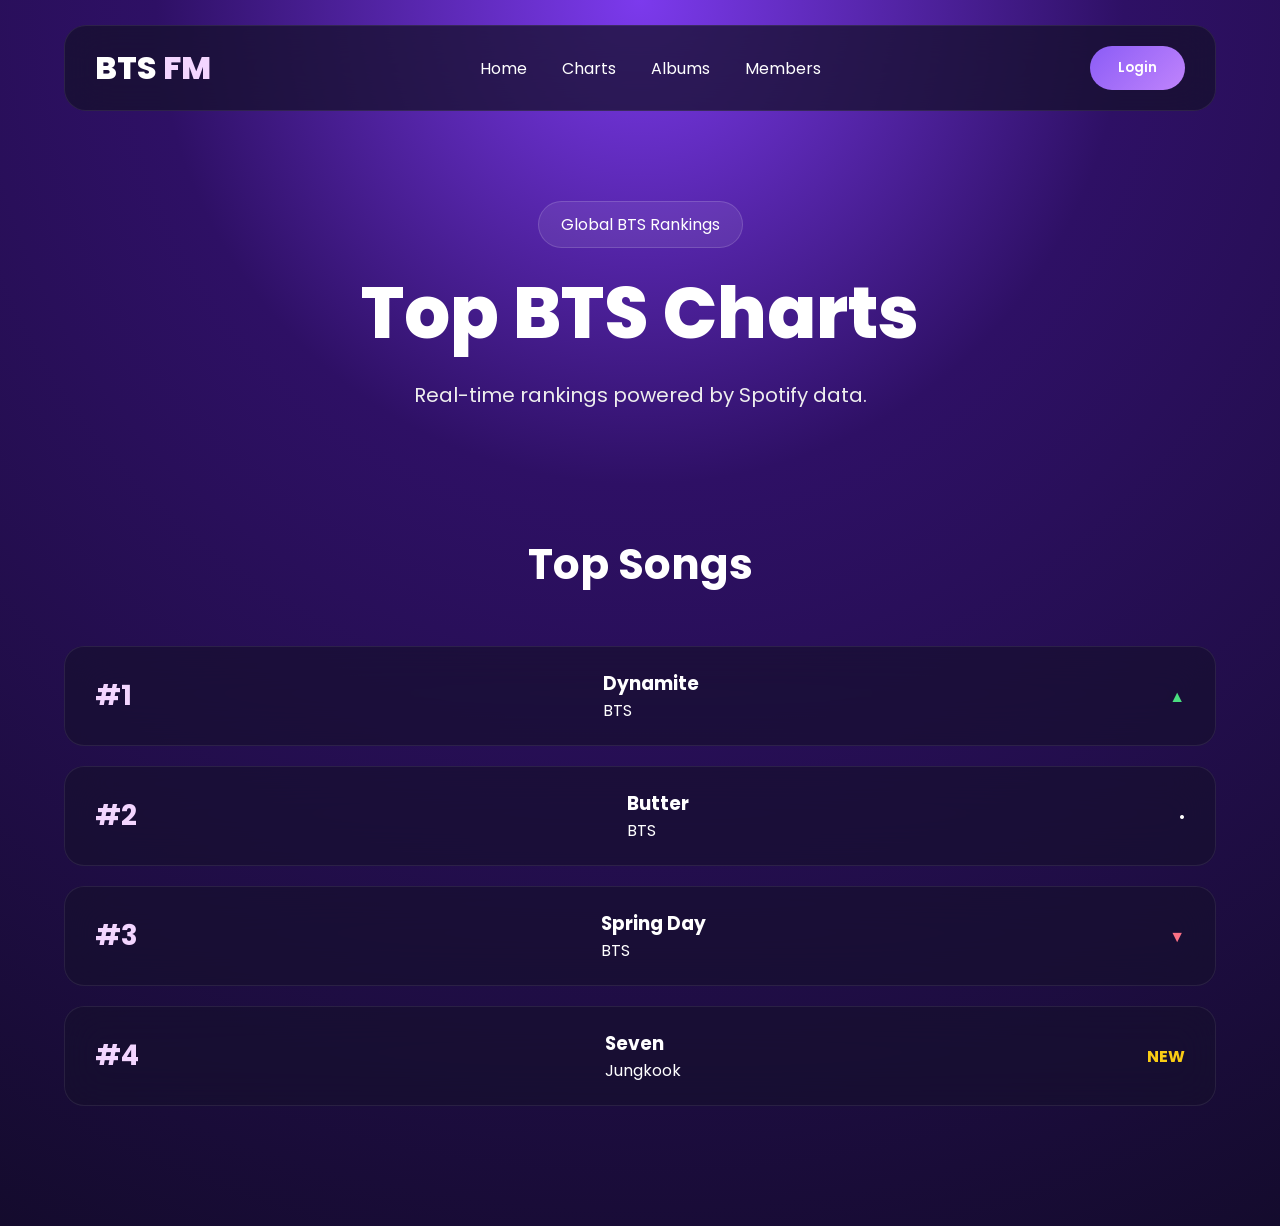
<file: charts.html>
<!DOCTYPE html>
<html lang="en">

<head>

<meta charset="UTF-8">

<meta name="viewport" content="width=device-width, initial-scale=1.0">

<title>BTS FM | Charts</title>

<link rel="preconnect" href="https://fonts.googleapis.com">

<link rel="preconnect" href="https://fonts.gstatic.com" crossorigin>

<link href="https://fonts.googleapis.com/css2?family=Poppins:wght@300;400;500;600;700;800&display=swap" rel="stylesheet">

<link rel="stylesheet" href="styles.css">

</head>

<body>

<header class="navbar">

<div class="logo">

BTS <span>FM</span>

</div>

<nav>

<a href="index.html">Home</a>

<a href="charts.html">Charts</a>

<a href="#">Albums</a>

<a href="#">Members</a>

</nav>

<button class="login-btn">

Login

</button>

</header>

<section class="hero">

<span class="badge">

Global BTS Rankings

</span>

<h1>

Top BTS Charts

</h1>

<p>

Real-time rankings powered by Spotify data.

</p>

</section>

<section class="charts">

<h2 class="section-title">

Top Songs

</h2>

<div class="chart-list">

<div class="chart-item">

<span class="rank">#1</span>

<div>

<h3>Dynamite</h3>

<p>BTS</p>

</div>

<span class="trend up">▲</span>

</div>

<div class="chart-item">

<span class="rank">#2</span>

<div>

<h3>Butter</h3>

<p>BTS</p>

</div>

<span class="trend same">•</span>

</div>

<div class="chart-item">

<span class="rank">#3</span>

<div>

<h3>Spring Day</h3>

<p>BTS</p>

</div>

<span class="trend down">▼</span>

</div>

<div class="chart-item">

<span class="rank">#4</span>

<div>

<h3>Seven</h3>

<p>Jungkook</p>

</div>

<span class="trend new">NEW</span>

</div>

</div>

</section>

<script src="script.js"></script>

</body>

</html>
</file>
<file: styles.css>
*{
margin:0;
padding:0;
box-sizing:border-box;
font-family:'Poppins',sans-serif;
}

body{
background:
radial-gradient(circle at top,#7c3aed 0%,#2e1065 35%,#140b2d 100%);
color:#fff;
min-height:100vh;
}

a{
text-decoration:none;
color:white;
}

.glow{
position:fixed;
width:800px;
height:800px;
background:radial-gradient(circle,
rgba(168,85,247,.45) 0%,
rgba(139,92,246,.15) 40%,
transparent 75%);
top:-250px;
right:-180px;
filter:blur(100px);
z-index:-1;
animation:glow 8s ease-in-out infinite;
}

@keyframes glow{
0%,100%{transform:translate(0,0);}
50%{transform:translate(-60px,40px);}
}

.navbar{
width:90%;
margin:25px auto;
padding:18px 30px;
display:flex;
justify-content:space-between;
align-items:center;
background:rgba(22,16,45,.75);
backdrop-filter:blur(20px);
border:1px solid rgba(255,255,255,.08);
border-radius:22px;
position:sticky;
top:20px;
z-index:1000;
}

.logo{
font-size:32px;
font-weight:800;
}

.logo span{
color:#f3d5ff;
}

nav{
display:flex;
gap:35px;
}

nav a{
transition:.3s;
}

nav a:hover{
color:#f3d5ff;
}

.login-btn{
padding:12px 28px;
border:none;
border-radius:40px;
background:linear-gradient(135deg,#8b5cf6,#c084fc);
color:#fff;
font-weight:600;
cursor:pointer;
transition:.3s;
}

.login-btn:hover{
transform:translateY(-2px);
box-shadow:0 10px 25px rgba(139,92,246,.4);
}

.search-section{
width:90%;
margin:35px auto;
display:flex;
justify-content:center;
}

.search-box{
width:100%;
max-width:900px;
display:flex;
gap:15px;
padding:12px;
border-radius:60px;
background:rgba(22,16,45,.7);
backdrop-filter:blur(20px);
border:1px solid rgba(255,255,255,.08);
}

.search-box input{
flex:1;
padding:15px 20px;
background:none;
border:none;
outline:none;
color:white;
font-size:17px;
}

.search-box input::placeholder{
color:#ddd;
}

.search-box button{
padding:15px 28px;
border:none;
border-radius:40px;
background:#a855f7;
color:white;
cursor:pointer;
}

.hero{
width:90%;
margin:90px auto;
text-align:center;
}

.badge{
display:inline-block;
padding:10px 22px;
border-radius:40px;
background:rgba(255,255,255,.08);
border:1px solid rgba(255,255,255,.15);
margin-bottom:25px;
}

.hero h1{
font-size:72px;
font-weight:800;
line-height:1.1;
margin-bottom:25px;
}

.hero p{
max-width:700px;
margin:auto;
font-size:20px;
line-height:1.8;
color:#eee;
}

.hero-buttons{
display:flex;
justify-content:center;
gap:18px;
margin-top:40px;
}

.explore-btn{
padding:18px 38px;
border:none;
border-radius:50px;
background:linear-gradient(135deg,#d8b4fe,#8b5cf6);
color:white;
font-size:17px;
cursor:pointer;
box-shadow:0 15px 35px rgba(139,92,246,.45);
transition:.3s;
}

.explore-btn:hover{
transform:translateY(-5px);
}

.secondary-btn{
padding:18px 38px;
background:transparent;
border:1px solid rgba(255,255,255,.2);
color:white;
border-radius:50px;
cursor:pointer;
}

.featured{
width:90%;
margin:120px auto;
display:grid;
grid-template-columns:1fr 1fr;
align-items:center;
gap:70px;
}

.featured-tag{
display:inline-block;
padding:10px 20px;
border-radius:30px;
background:rgba(255,255,255,.08);
border:1px solid rgba(255,255,255,.15);
margin-bottom:20px;
}

.featured h2{
font-size:58px;
margin-bottom:20px;
}

.featured p{
line-height:1.8;
margin-bottom:30px;
color:#eee;
}

.featured-cover{
display:flex;
justify-content:center;
}

.album-art{
width:360px;
height:360px;
object-fit:cover;
border-radius:30px;
box-shadow:0 30px 60px rgba(0,0,0,.35);
transition:.35s;
}

.album-art:hover{
transform:scale(1.05) rotate(-4deg);
}
.section-title{
text-align:center;
font-size:42px;
margin-bottom:50px;
font-weight:700;
}

.stats{
width:90%;
margin:100px auto;
display:grid;
grid-template-columns:repeat(auto-fit,minmax(220px,1fr));
gap:25px;
}

.card{
background:rgba(255,255,255,.08);
backdrop-filter:blur(20px);
border:1px solid rgba(255,255,255,.15);
border-radius:24px;
padding:35px;
text-align:center;
transition:.3s;
}

.card:hover{
transform:translateY(-8px);
box-shadow:0 20px 40px rgba(0,0,0,.25);
}

.card h2{
font-size:42px;
margin-bottom:12px;
color:#f3d5ff;
}

.card p{
color:#ececec;
}

.trending{
width:90%;
margin:120px auto;
}

.songs{
display:grid;
grid-template-columns:repeat(auto-fit,minmax(220px,1fr));
gap:25px;
}

.song{
background:rgba(255,255,255,.08);
border:1px solid rgba(255,255,255,.15);
backdrop-filter:blur(20px);
padding:18px;
border-radius:22px;
transition:.3s;
}

.song:hover{
transform:translateY(-8px);
}

.song img{
width:100%;
height:220px;
object-fit:cover;
border-radius:16px;
margin-bottom:15px;
}

.song h3{
margin-bottom:8px;
}

.song p{
color:#ddd;
}

.members{
width:90%;
margin:120px auto;
}

.member-grid{
display:grid;
grid-template-columns:repeat(auto-fit,minmax(220px,1fr));
gap:25px;
}

.member{
background:rgba(255,255,255,.08);
border:1px solid rgba(255,255,255,.15);
backdrop-filter:blur(20px);
border-radius:24px;
padding:35px;
text-align:center;
transition:.3s;
}

.member:hover{
transform:translateY(-8px);
}

.member-img{
width:170px;
height:170px;
border-radius:50%;
object-fit:cover;
display:block;
margin:0 auto 20px;
border:4px solid rgba(255,255,255,.18);
transition:.4s;
box-shadow:0 15px 35px rgba(0,0,0,.35);
}

.member:hover .member-img{
transform:scale(1.08);
border-color:#d8b4fe;
box-shadow:0 20px 45px rgba(139,92,246,.45);
}

.member h3{
font-size:24px;
margin-bottom:10px;
}

.member p{
color:#ddd;
font-size:15px;
}

.albums{
width:90%;
margin:120px auto;
}

.album-grid{
display:grid;
grid-template-columns:repeat(auto-fit,minmax(240px,1fr));
gap:25px;
}

.album-card{
background:rgba(255,255,255,.08);
border:1px solid rgba(255,255,255,.15);
backdrop-filter:blur(20px);
padding:18px;
border-radius:24px;
transition:.3s;
overflow:hidden;
display:block;
text-decoration:none;
color:white;
}

.album-card:hover{
transform:translateY(-10px) scale(1.03);
box-shadow:0 25px 50px rgba(139,92,246,.4);
}

.album-cover{
width:100%;
aspect-ratio:1/1;
object-fit:cover;
display:block;
border-radius:18px;
margin-bottom:18px;
background:#111;
}

.charts{
width:90%;
margin:120px auto;
}

.chart-list{
display:flex;
flex-direction:column;
gap:20px;
}

.chart-item{
display:flex;
justify-content:space-between;
align-items:center;
padding:22px 30px;
background:rgba(255,255,255,.08);
border:1px solid rgba(255,255,255,.15);
border-radius:20px;
backdrop-filter:blur(20px);
transition:.3s;
}

.chart-item:hover{
transform:translateX(8px);
}

.rank{
font-size:28px;
font-weight:700;
color:#f3d5ff;
}

.trend.up{
color:#4ade80;
font-weight:700;
}

.trend.down{
color:#fb7185;
font-weight:700;
}

.trend.same{
color:#fff;
}

.trend.new{
color:#facc15;
font-weight:700;
}

.footer-stats{
width:90%;
margin:120px auto 70px;
display:grid;
grid-template-columns:repeat(auto-fit,minmax(220px,1fr));
gap:25px;
}

.footer-box{
background:rgba(255,255,255,.08);
border:1px solid rgba(255,255,255,.15);
backdrop-filter:blur(20px);
border-radius:24px;
padding:35px;
text-align:center;
}

.footer-box h2{
font-size:40px;
color:#f3d5ff;
margin-bottom:10px;
}

.footer-box span{
color:#eee;
}

footer{
margin-top:80px;
padding:60px 20px;
text-align:center;
background:rgba(255,255,255,.08);
border-top:1px solid rgba(255,255,255,.15);
backdrop-filter:blur(20px);
}

.footer-logo{
font-size:42px;
font-weight:800;
margin-bottom:15px;
}

.footer-logo span{
color:#f3d5ff;
}

.footer-links{
display:flex;
justify-content:center;
gap:30px;
margin:30px 0;
flex-wrap:wrap;
}

.footer-links a:hover{
color:#f3d5ff;
}

.copyright{
color:#ddd;
margin-top:20px;
}

@media(max-width:900px){

.hero h1{
font-size:48px;
}

.featured{
grid-template-columns:1fr;
text-align:center;
}

.album-art{
width:280px;
height:280px;
}

.navbar{
flex-direction:column;
gap:20px;
}

nav{
flex-wrap:wrap;
justify-content:center;
}

.hero-buttons{
flex-direction:column;
align-items:center;
}

}
.card,
.song,
.member,
.album-card,
.chart-item,
.footer-box{
background:rgba(22,16,45,.65);
border:1px solid rgba(255,255,255,.08);
}
</file>
